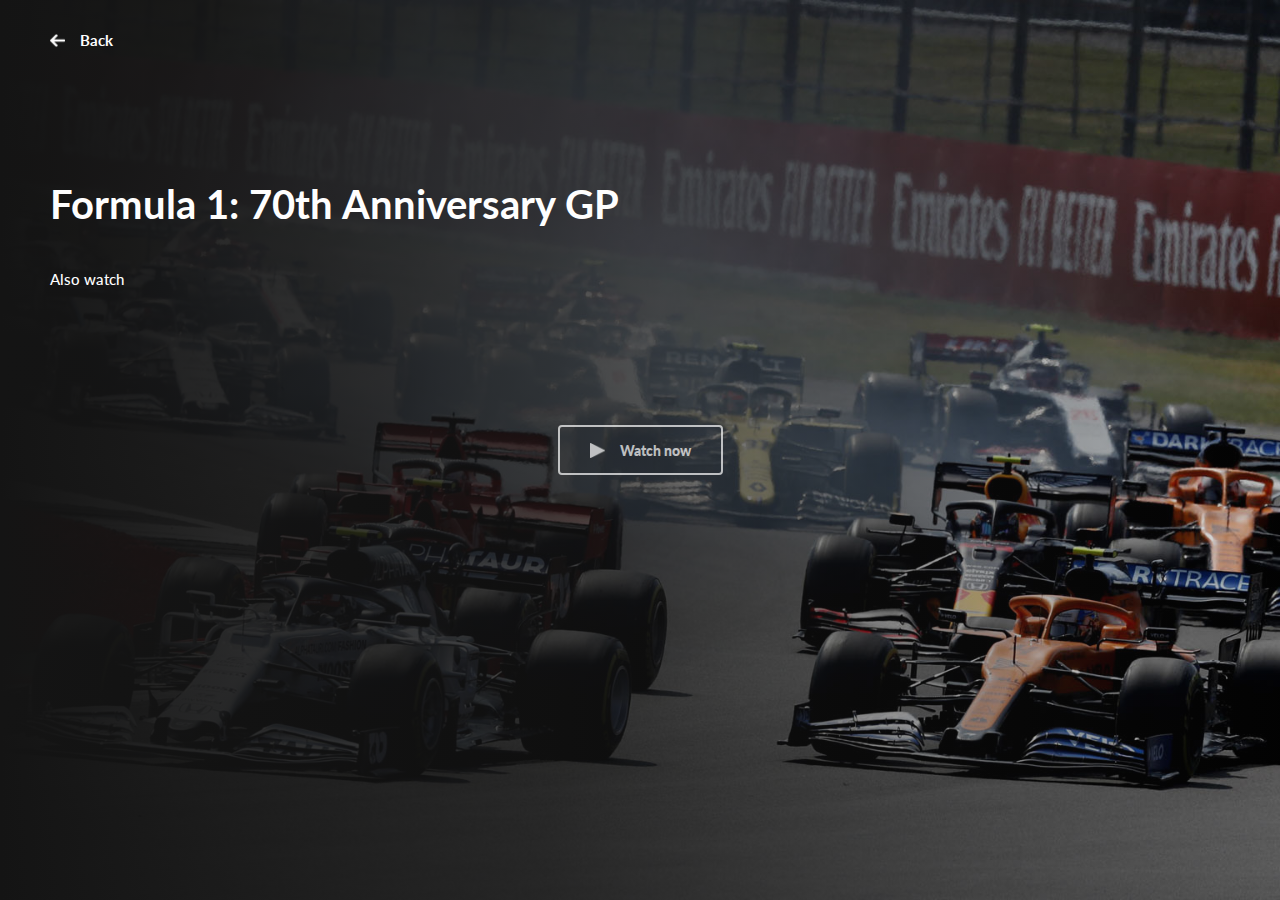
<file: watch.html>
<!DOCTYPE html>
<html>
    <head>
        <title>Watch X</title>
        <link rel="stylesheet" type="text/css" href="style/watch.css">
        <meta charset="utf-8">
        <meta name="description" content="Aniflix - Watch anime series and movies for free">
        <meta name="viewport" content="width=device-width">
        <link href="https://fonts.googleapis.com/css2?family=Lato:wght@400;700;900&display=swap" rel="stylesheet">
        <script src="https://ajax.googleapis.com/ajax/libs/jquery/3.5.1/jquery.min.js"></script>
    </head>

    <body>

        <div class="navigation-wrapper">
            <div id="navigation-content">
                <button onclick="goBack()" id="back-btn">
                    <img src="img/back.png" id="back-img">
                    Back
                </button>
            </div> 
         </div>
        
        <div id="episode-wrapper">
            <div id="episode-vid">
                <img src="img/bg2.jpg" id="bg-img">
            </div>

            <div id="wrapper-gradient"></div>

            <div id="play-wrapper">
                <button id="play-btn">
                    <img src="img/play-w.png" id="play-img">
                    <h2>Watch now</h2>
                </button>
            </div>
        </div>

        <div id="info-wrapper">
            <div id="navigation-content">
                <button onclick="goBack()" id="back-btn-info">
                    <img src="img/back.png" id="back-img">
                    Back
                </button>
            </div> 

            <h1>Formula 1: 70th Anniversary GP</h1>

            <div class="info-container">
                <h3>Also watch</h3>
            </div>
        </div>

    </body>
    <script src="js/goBack.js"></script>
</html>
</file>
<file: style/watch.css>
* {
  margin: 0;
  padding: 0;
  -webkit-box-sizing: border-box;
          box-sizing: border-box;
}

html, body {
  background-color: #141414;
  width: 100vw;
  min-height: 100vh;
  overflow-x: hidden;
}

h1, h2, h3 {
  font-family: "Lato", "sans-serif";
  color: #fefefe;
}

/*Episode bg*/
#episode-vid {
  height: 100%;
  width: 100%;
  position: absolute;
  overflow: hidden;
  display: -webkit-box;
  display: -ms-flexbox;
  display: flex;
  -webkit-box-pack: center;
      -ms-flex-pack: center;
          justify-content: center;
  background-color: #141414;
}

#episode-vid #bg-img {
  height: 100%;
  width: 100%;
  -o-object-fit: cover;
     object-fit: cover;
}

/*Episode gradient*/
#wrapper-gradient {
  position: absolute;
  height: 100%;
  width: 100%;
  z-index: 2;
  background: #141414;
}

#play-wrapper {
  position: absolute;
  z-index: 3;
  height: 100%;
  width: 100%;
  display: -webkit-box;
  display: -ms-flexbox;
  display: flex;
  -webkit-box-pack: center;
      -ms-flex-pack: center;
          justify-content: center;
  -webkit-box-align: center;
      -ms-flex-align: center;
          align-items: center;
}

#play-wrapper #play-btn {
  width: -webkit-max-content;
  width: -moz-max-content;
  width: max-content;
  display: -ms-grid;
  display: grid;
  -ms-grid-columns: (max-content)[2];
      grid-template-columns: repeat(2, -webkit-max-content);
      grid-template-columns: repeat(2, max-content);
  grid-column-gap: 15px;
  -webkit-box-pack: center;
      -ms-flex-pack: center;
          justify-content: center;
  -webkit-box-align: center;
      -ms-flex-align: center;
          align-items: center;
  background-color: transparent;
  border-radius: 4px;
  border: 2px solid #fefefe;
  outline: none;
  text-decoration: none;
  cursor: pointer;
  opacity: 0.7;
  -webkit-transition: 450ms ease-in-out;
  transition: 450ms ease-in-out;
}

#play-wrapper #play-btn #play-img {
  height: 15px;
}

#play-wrapper #play-btn h2 {
  color: #fefefe;
  font-size: 14px;
  font-weight: 900;
}

#play-wrapper #play-btn:hover {
  opacity: 1;
  -webkit-transition: 450ms ease-in-out;
  transition: 450ms ease-in-out;
}

.gap {
  grid-row-gap: 15px;
}

@media only screen and (max-width: 780px) {
  .navigation-wrapper {
    height: 60px;
    width: 100%;
    display: -webkit-box;
    display: -ms-flexbox;
    display: flex;
    -webkit-box-align: center;
        -ms-flex-align: center;
            align-items: center;
    -webkit-box-pack: center;
        -ms-flex-pack: center;
            justify-content: center;
    position: fixed;
    z-index: 99;
    background-color: transparent;
    left: 0;
    top: 0;
    right: 0;
    -webkit-transition: background-color 300ms ease-in-out;
    transition: background-color 300ms ease-in-out;
  }
  .navigation-wrapper #navigation-content {
    -webkit-box-align: center;
        -ms-flex-align: center;
            align-items: center;
    width: 93%;
  }
  .navigation-wrapper #navigation-content #back-btn {
    background-color: transparent;
    outline: none;
    font-family: "Lato", "sans-serif";
    border: none;
    display: -webkit-box;
    display: -ms-flexbox;
    display: flex;
    -webkit-box-align: center;
        -ms-flex-align: center;
            align-items: center;
    font-weight: 700;
    color: #fefefe;
    font-size: 15px;
  }
  .navigation-wrapper #navigation-content #back-btn #back-img {
    height: 15px;
    margin-right: 15px;
  }
  .navigation-wrapper.scrolled {
    background-color: #141414 !important;
    -webkit-transition: background-color 300ms ease-in-out;
    transition: background-color 300ms ease-in-out;
  }
  #episode-wrapper {
    height: 250px;
    width: 100vw;
    position: relative;
  }
  #episode-wrapper #wrapper-gradient {
    background: -webkit-gradient(linear, left top, left bottom, from(rgba(20, 20, 20, 0.120886)), color-stop(57%, rgba(20, 20, 20, 0.765144)), to(#141414));
    background: linear-gradient(180deg, rgba(20, 20, 20, 0.120886) 0%, rgba(20, 20, 20, 0.765144) 57%, #141414 100%);
  }
  #episode-wrapper #play-btn {
    padding: 0px 25px;
    height: 45px;
    opacity: 1;
  }
  #info-wrapper {
    width: 93%;
    margin: 0 auto;
    display: -ms-grid;
    display: grid;
    -ms-grid-rows: (max-content)[3];
        grid-template-rows: repeat(3, -webkit-max-content);
        grid-template-rows: repeat(3, max-content);
    grid-row-gap: 40px;
  }
  #info-wrapper #navigation-content {
    display: none;
  }
  #info-wrapper #watch-btn {
    width: 100%;
  }
  #info-wrapper h1 {
    font-weight: 700;
    font-size: 20px;
  }
  #info-wrapper h2 {
    font-weight: 600;
    font-size: 16px;
  }
  #info-wrapper h3 {
    font-size: 13px;
    font-weight: 500;
    line-height: 1.3rem;
  }
}

@media only screen and (min-width: 780px) and (max-width: 1050px) {
  body {
    display: none;
  }
}

@media only screen and (min-width: 1050px) {
  body {
    overflow: hidden;
    height: 100vh;
    position: relative;
  }
  .navigation-wrapper {
    display: none;
  }
  #episode-wrapper {
    height: 100vh;
    width: 100%;
    position: relative;
    background-color: red;
    -ms-grid-row: 1;
    -ms-grid-row-span: 1;
    -ms-grid-column: 2;
    -ms-grid-column-span: 1;
    grid-area: 1 / 2 / 2 / 3;
  }
  #episode-wrapper #wrapper-gradient {
    background: -webkit-gradient(linear, right top, left top, from(rgba(20, 20, 20, 0.120886)), color-stop(57%, rgba(20, 20, 20, 0.765144)), to(#141414));
    background: linear-gradient(270deg, rgba(20, 20, 20, 0.120886) 0%, rgba(20, 20, 20, 0.765144) 57%, #141414 100%);
  }
  #episode-wrapper #play-btn {
    padding: 0px 30px;
    height: 50px;
  }
  #info-wrapper {
    width: auto;
    height: 100%;
    padding: 0px 50px;
    display: -ms-grid;
    display: grid;
    -ms-grid-rows: (max-content)[4];
        grid-template-rows: repeat(4, -webkit-max-content);
        grid-template-rows: repeat(4, max-content);
    grid-row-gap: 40px;
    -ms-grid-row: 1;
    -ms-grid-row-span: 1;
    -ms-grid-column: 1;
    -ms-grid-column-span: 1;
    grid-area: 1 / 1 / 2 / 2;
    position: absolute;
    z-index: 4;
    left: 0;
    top: 0;
    background-color: transparent;
  }
  #info-wrapper #navigation-content {
    height: 80px;
    display: -webkit-box;
    display: -ms-flexbox;
    display: flex;
    -webkit-box-align: center;
        -ms-flex-align: center;
            align-items: center;
    margin-bottom: 60px;
  }
  #info-wrapper #navigation-content #back-btn-info {
    background-color: transparent;
    outline: none;
    font-family: "Lato", "sans-serif";
    border: none;
    display: -webkit-box;
    display: -ms-flexbox;
    display: flex;
    -webkit-box-align: center;
        -ms-flex-align: center;
            align-items: center;
    font-weight: 700;
    color: #fefefe;
    font-size: 15px;
    cursor: pointer;
  }
  #info-wrapper #navigation-content #back-btn-info #back-img {
    height: 15px;
    margin-right: 15px;
  }
  #info-wrapper h1 {
    font-weight: 700;
    font-size: 40px;
  }
  #info-wrapper h2 {
    font-weight: 600;
    font-size: 18px;
  }
  #info-wrapper h3 {
    font-size: 15px;
    font-weight: 500;
    line-height: 1.4rem;
  }
}
/*# sourceMappingURL=watch.css.map */
</file>
